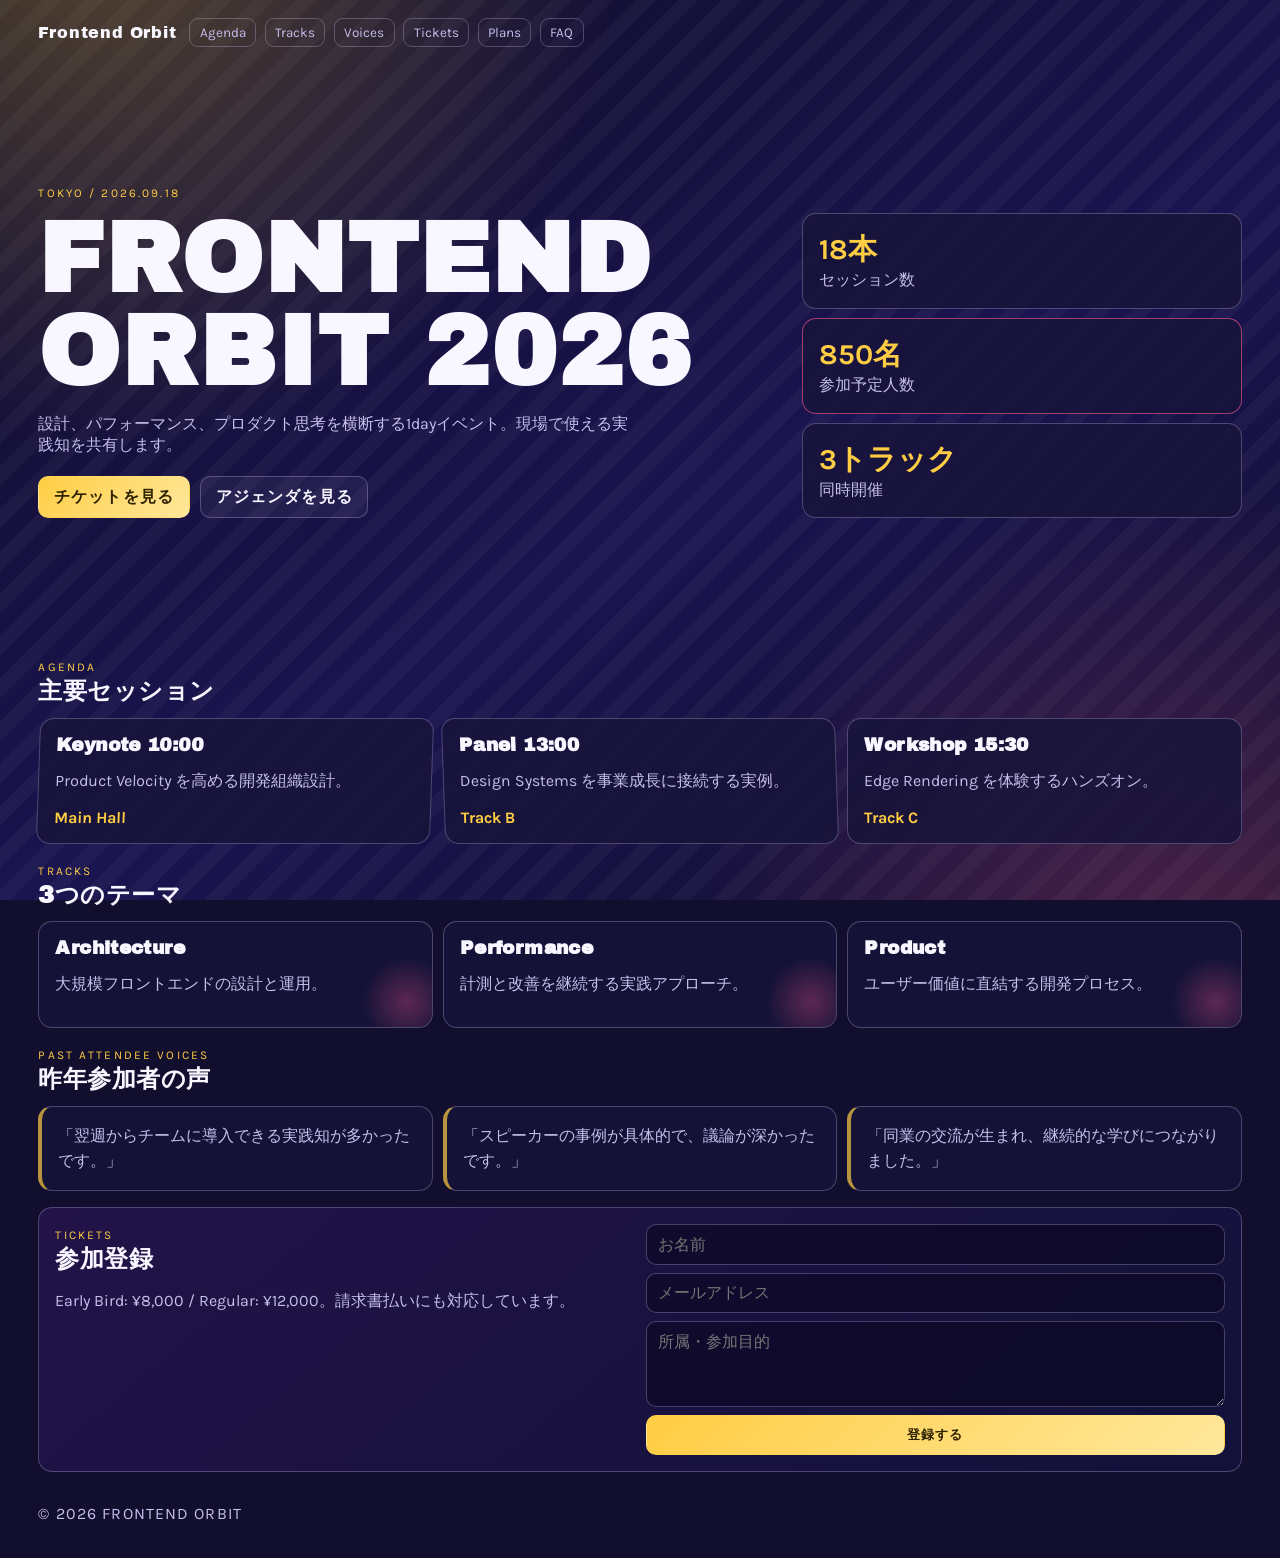
<file: index.html>
<!doctype html>
<html lang="ja">
  <head>
    <meta charset="UTF-8" />
    <meta name="viewport" content="width=device-width, initial-scale=1.0" />
    <title>Frontend Orbit 2026</title>
    <link rel="preconnect" href="https://fonts.googleapis.com" />
    <link rel="preconnect" href="https://fonts.gstatic.com" crossorigin />
    <link href="https://fonts.googleapis.com/css2?family=Archivo+Black&family=Karla:wght@400;500;700&display=swap" rel="stylesheet" />
    <link rel="stylesheet" href="styles.css" />
  </head>
  <body>
    <div class="bg-layer"></div>
    <header class="site-header container">
      <a class="brand" href="#top">Frontend Orbit</a>
      <button class="menu-toggle" aria-expanded="false" aria-label="メニュー">☰</button>
      <nav class="nav-links">
        <a href="#agenda">Agenda</a>
        <a href="#tracks">Tracks</a>
        <a href="#voices">Voices</a>
        <a href="#tickets">Tickets</a>
              <a href="plans.html">Plans</a>
        <a href="faq.html">FAQ</a>
      </nav>
    </header>

    <main id="top" class="container">
      <section class="hero reveal">
        <span class="badge">TOKYO / 2026.09.18</span>
        <div class="hero-grid">
          <div>
            <h1>Frontend Orbit 2026</h1>
            <p class="lead">設計、パフォーマンス、プロダクト思考を横断する1dayイベント。現場で使える実践知を共有します。</p>
            <div class="hero-actions">
              <a class="btn primary" href="#tickets">チケットを見る</a>
              <a class="btn ghost" href="#agenda">アジェンダを見る</a>
            </div>
          </div>
          <aside class="hero-stats">
            <article><strong data-count="18" data-suffix="本">0本</strong><span>セッション数</span></article>
            <article><strong data-count="850" data-suffix="名">0名</strong><span>参加予定人数</span></article>
            <article><strong data-count="3" data-suffix="トラック">0トラック</strong><span>同時開催</span></article>
          </aside>
        </div>
      </section>

      <section class="section reveal" id="agenda">
        <div class="section-head"><span class="eyebrow">AGENDA</span><h2>主要セッション</h2></div>
        <div class="card-grid three">
          <article class="card"><h3>Keynote 10:00</h3><p>Product Velocity を高める開発組織設計。</p><strong>Main Hall</strong></article>
          <article class="card"><h3>Panel 13:00</h3><p>Design Systems を事業成長に接続する実例。</p><strong>Track B</strong></article>
          <article class="card"><h3>Workshop 15:30</h3><p>Edge Rendering を体験するハンズオン。</p><strong>Track C</strong></article>
        </div>
      </section>

      <section class="section reveal" id="tracks">
        <div class="section-head"><span class="eyebrow">TRACKS</span><h2>3つのテーマ</h2></div>
        <div class="process-list">
          <article><h3>Architecture</h3><p>大規模フロントエンドの設計と運用。</p></article>
          <article><h3>Performance</h3><p>計測と改善を継続する実践アプローチ。</p></article>
          <article><h3>Product</h3><p>ユーザー価値に直結する開発プロセス。</p></article>
        </div>
      </section>

      <section class="section reveal" id="voices">
        <div class="section-head"><span class="eyebrow">PAST ATTENDEE VOICES</span><h2>昨年参加者の声</h2></div>
        <div class="review-grid">
          <blockquote>「翌週からチームに導入できる実践知が多かったです。」</blockquote>
          <blockquote>「スピーカーの事例が具体的で、議論が深かったです。」</blockquote>
          <blockquote>「同業の交流が生まれ、継続的な学びにつながりました。」</blockquote>
        </div>
      </section>

      <section class="section reveal" id="tickets">
        <div class="contact-panel">
          <div>
            <span class="eyebrow">TICKETS</span>
            <h2>参加登録</h2>
            <p>Early Bird: ¥8,000 / Regular: ¥12,000。請求書払いにも対応しています。</p>
          </div>
          <form class="contact-form">
            <input type="text" placeholder="お名前" required />
            <input type="email" placeholder="メールアドレス" required />
            <textarea placeholder="所属・参加目的"></textarea>
            <button type="submit" class="btn primary">登録する</button>
          </form>
        </div>
      </section>
    </main>

    <footer class="container">© <span id="year"></span> Frontend Orbit</footer>
    <div class="toast" id="toast">登録ありがとうございます。チケット案内を送信しました。</div>
    <script src="app.js"></script>
  </body>
</html>
</file>
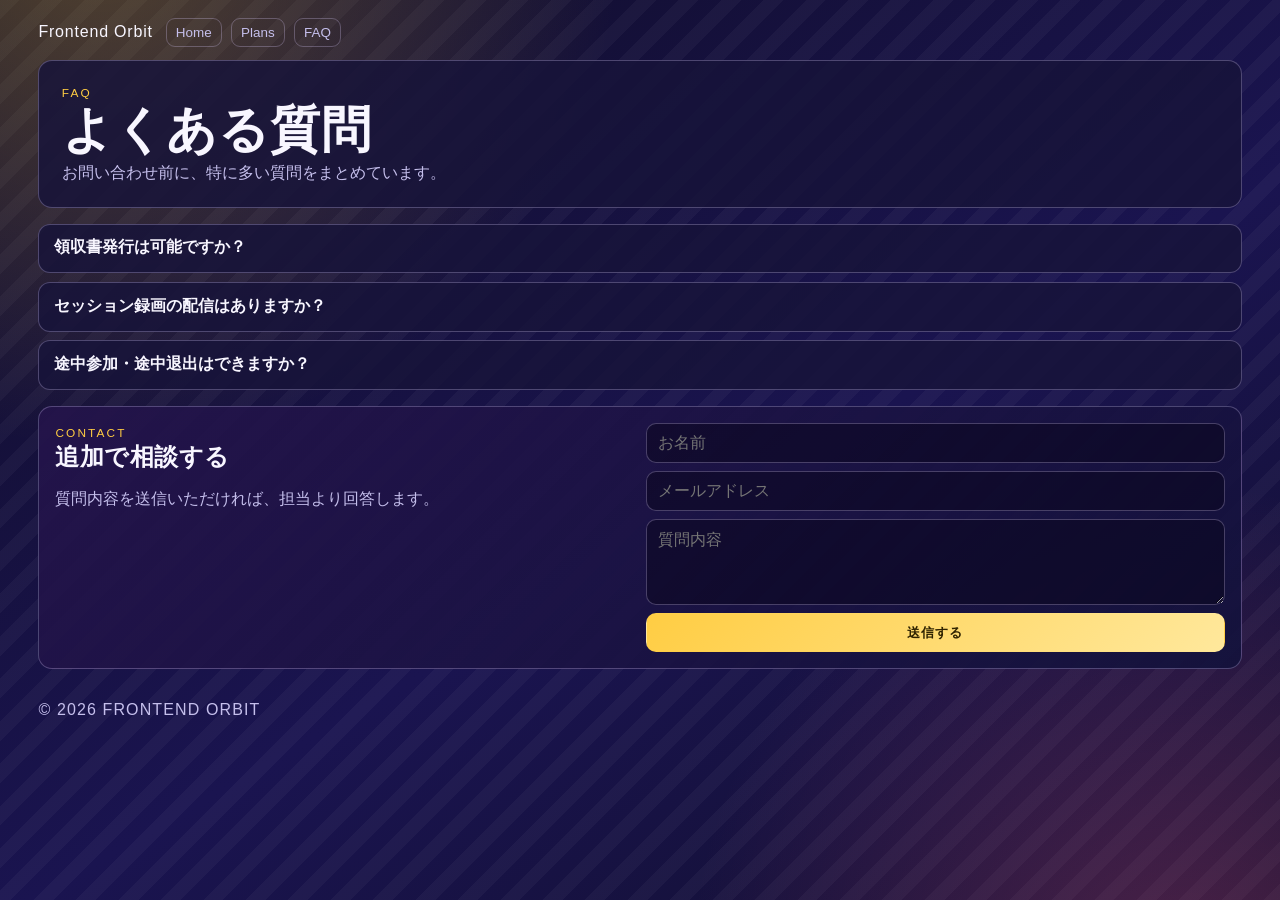
<file: faq.html>
<!doctype html>
<html lang="ja">
  <head>
    <meta charset="UTF-8" />
    <meta name="viewport" content="width=device-width, initial-scale=1.0" />
    <title>Frontend Orbit | FAQ</title>
    <link rel="preconnect" href="https://fonts.googleapis.com" />
    <link rel="preconnect" href="https://fonts.gstatic.com" crossorigin />
    <link rel="stylesheet" href="styles.css" />
  </head>
  <body class="extra-page">
    <div class="bg-layer"></div>
    <header class="site-header container">
      <a class="brand" href="index.html">Frontend Orbit</a>
      <button class="menu-toggle" aria-expanded="false" aria-label="メニュー">☰</button>
      <nav class="nav-links">
        <a href="index.html">Home</a>
        <a href="plans.html">Plans</a>
        <a href="faq.html">FAQ</a>
      </nav>
    </header>

    <main class="container">
      <section class="subhero reveal">
        <span class="eyebrow">FAQ</span>
        <h1>よくある質問</h1>
        <p>お問い合わせ前に、特に多い質問をまとめています。</p>
      </section>

      <section class="section reveal">
        <div class="faq-list">
          <article class="faq-item">
            <button class="faq-question" type="button" aria-expanded="false">領収書発行は可能ですか？</button>
            <div class="faq-answer">可能です。申し込み時に宛名を指定できます。</div>
          </article>
          <article class="faq-item">
            <button class="faq-question" type="button" aria-expanded="false">セッション録画の配信はありますか？</button>
            <div class="faq-answer">一部セッションをアーカイブ配信予定です。</div>
          </article>
          <article class="faq-item">
            <button class="faq-question" type="button" aria-expanded="false">途中参加・途中退出はできますか？</button>
            <div class="faq-answer">可能です。再入場時はパス提示をお願いします。</div>
          </article>
        </div>
      </section>

      <section class="section reveal">
        <div class="contact-panel">
          <div>
            <span class="eyebrow">CONTACT</span>
            <h2>追加で相談する</h2>
            <p>質問内容を送信いただければ、担当より回答します。</p>
          </div>
          <form class="contact-form">
            <input type="text" placeholder="お名前" required />
            <input type="email" placeholder="メールアドレス" required />
            <textarea placeholder="質問内容"></textarea>
            <button type="submit" class="btn primary">送信する</button>
          </form>
        </div>
      </section>
    </main>

    <footer class="container">© <span id="year"></span> Frontend Orbit</footer>
    <div class="toast" id="toast">お問い合わせありがとうございます。順次返信します。</div>
    <script src="app.js"></script>
  </body>
</html>
</file>
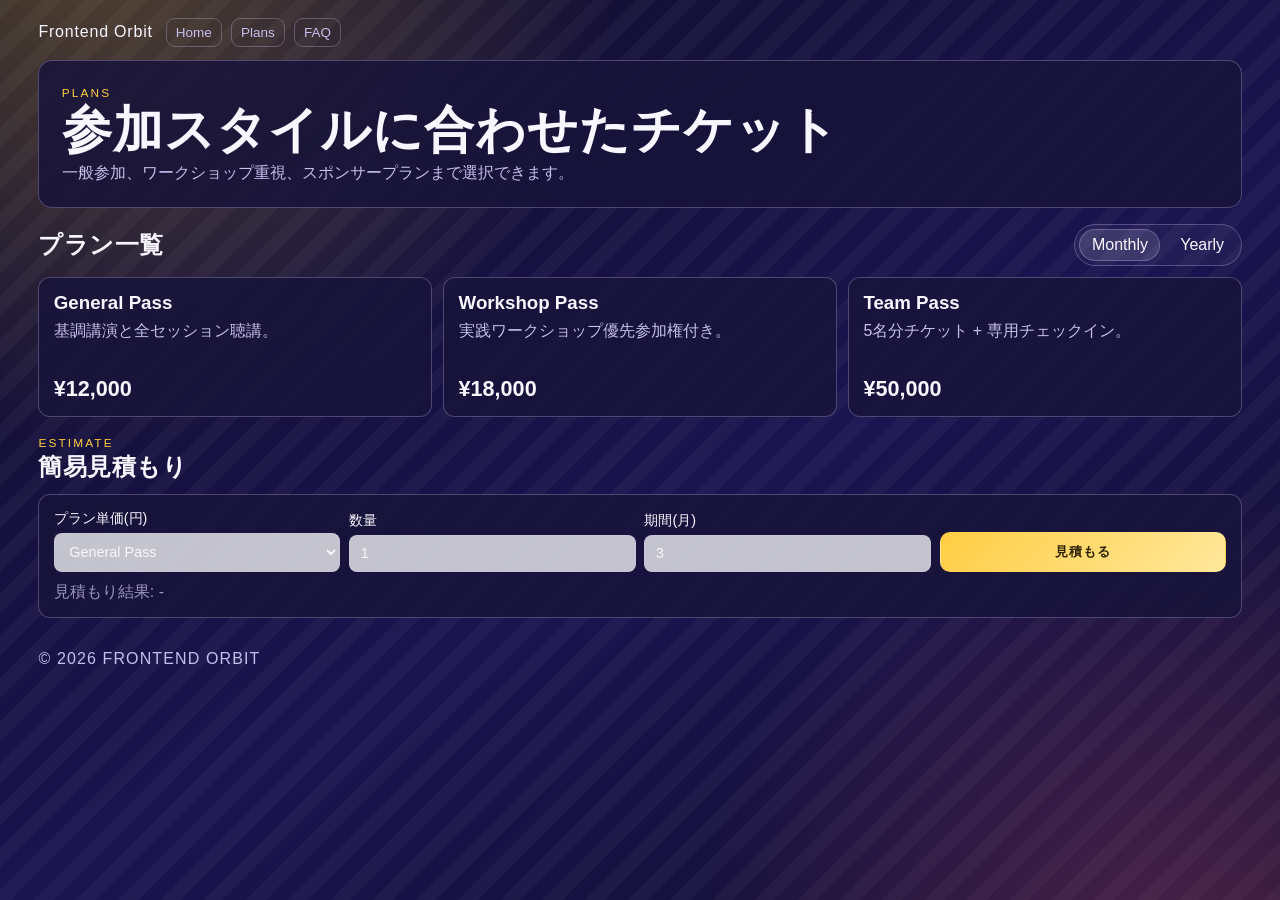
<file: plans.html>
<!doctype html>
<html lang="ja">
  <head>
    <meta charset="UTF-8" />
    <meta name="viewport" content="width=device-width, initial-scale=1.0" />
    <title>Frontend Orbit | Plans</title>
    <link rel="preconnect" href="https://fonts.googleapis.com" />
    <link rel="preconnect" href="https://fonts.gstatic.com" crossorigin />
    <link rel="stylesheet" href="styles.css" />
  </head>
  <body class="extra-page">
    <div class="bg-layer"></div>
    <header class="site-header container">
      <a class="brand" href="index.html">Frontend Orbit</a>
      <button class="menu-toggle" aria-expanded="false" aria-label="メニュー">☰</button>
      <nav class="nav-links">
        <a href="index.html">Home</a>
        <a href="plans.html">Plans</a>
        <a href="faq.html">FAQ</a>
      </nav>
    </header>

    <main class="container">
      <section class="subhero reveal">
        <span class="eyebrow">PLANS</span>
        <h1>参加スタイルに合わせたチケット</h1>
        <p>一般参加、ワークショップ重視、スポンサープランまで選択できます。</p>
      </section>

      <section class="section reveal" data-pricing>
        <div class="pricing-head">
          <h2>プラン一覧</h2>
          <div class="pricing-mode">
            <button class="mode-btn active" type="button" data-mode="monthly">Monthly</button>
            <button class="mode-btn" type="button" data-mode="yearly">Yearly</button>
          </div>
        </div>

        <div class="pricing-cards">
          <article class="price-card">
            <h3>General Pass</h3>
            <p>基調講演と全セッション聴講。</p>
            <strong>¥<span data-price data-monthly="12000" data-yearly="12000">12000</span></strong>
          </article>
          <article class="price-card">
            <h3>Workshop Pass</h3>
            <p>実践ワークショップ優先参加権付き。</p>
            <strong>¥<span data-price data-monthly="18000" data-yearly="18000">18000</span></strong>
          </article>
          <article class="price-card">
            <h3>Team Pass</h3>
            <p>5名分チケット + 専用チェックイン。</p>
            <strong>¥<span data-price data-monthly="50000" data-yearly="50000">50000</span></strong>
          </article>
        </div>
      </section>

      <section class="section reveal">
        <div class="section-head">
          <span class="eyebrow">ESTIMATE</span>
          <h2>簡易見積もり</h2>
        </div>
        <div class="calc-box">
          <form class="calc-form">
            <label>
              プラン単価(円)
              <select name="unit_price">
                <option value="12000">General Pass</option>
                <option value="18000">Workshop Pass</option>
                <option value="50000">Team Pass</option>
              </select>
            </label>
            <label>
              数量
              <input type="number" name="quantity" min="1" value="1" />
            </label>
            <label>
              期間(月)
              <input type="number" name="months" min="1" value="3" />
            </label>
            <button type="submit" class="btn primary">見積もる</button>
          </form>
          <p class="calc-result" aria-live="polite">見積もり結果: -</p>
        </div>
      </section>
    </main>

    <footer class="container">© <span id="year"></span> Frontend Orbit</footer>
    <div class="toast" id="toast">更新内容を反映しました。</div>
    <script src="app.js"></script>
  </body>
</html>
</file>
<file: styles.css>
:root {
  --bg: #120f2e;
  --panel: rgba(23, 20, 58, 0.84);
  --text: #f8f6ff;
  --muted: #c5bfec;
  --line: rgba(218, 206, 255, 0.28);
  --accent: #ffcd43;
  --accent-2: #ff5c93;
}

* { box-sizing: border-box; }

body {
  margin: 0;
  color: var(--text);
  font-family: "Karla", sans-serif;
  background: #120f2e;
}

.bg-layer {
  position: fixed;
  inset: 0;
  z-index: -1;
  background:
    radial-gradient(circle at 8% -8%, rgba(255, 205, 67, 0.28), transparent 34%),
    radial-gradient(circle at 92% 108%, rgba(255, 92, 147, 0.24), transparent 32%),
    repeating-linear-gradient(135deg, rgba(255, 255, 255, 0.035) 0 14px, transparent 14px 30px),
    linear-gradient(150deg, #100d27, #1a1450 56%, #120f2e);
}

.container {
  width: min(1220px, 94vw);
  margin: 0 auto;
}

.site-header {
  padding: 1.1rem 0 0.6rem;
  display: grid;
  grid-template-columns: auto auto 1fr;
  gap: 0.8rem;
  align-items: center;
}

.brand {
  color: var(--text);
  text-decoration: none;
  font-family: "Archivo Black", sans-serif;
  letter-spacing: 0.05em;
}

.menu-toggle { display: none; }

.nav-links {
  justify-self: end;
  display: flex;
  gap: 0.55rem;
}

.nav-links a {
  text-decoration: none;
  color: var(--muted);
  border: 1px solid var(--line);
  padding: 0.38rem 0.58rem;
  border-radius: 9px;
  font-size: 0.84rem;
}

.hero {
  margin-top: 0.5rem;
  min-height: 64vh;
  display: grid;
  align-content: center;
}

.badge,
.eyebrow {
  display: inline-block;
  color: var(--accent);
  letter-spacing: 0.18em;
  font-size: 0.74rem;
  text-transform: uppercase;
}

.hero-grid {
  margin-top: 0.8rem;
  display: grid;
  grid-template-columns: 1.45fr 0.85fr;
  gap: 0.9rem;
}

h1,
h2,
h3 { margin: 0; }

h1,
h2,
.card h3,
.process-list h3 {
  font-family: "Archivo Black", sans-serif;
  letter-spacing: 0.02em;
}

h1 {
  font-size: clamp(2.4rem, 8vw, 6.1rem);
  line-height: 0.95;
  text-transform: uppercase;
}

.lead {
  margin: 1rem 0 1.2rem;
  color: var(--muted);
  max-width: 60ch;
}

.hero-actions {
  display: flex;
  gap: 0.65rem;
  flex-wrap: wrap;
}

.btn {
  text-decoration: none;
  border: 1px solid var(--line);
  border-radius: 10px;
  padding: 0.62rem 0.92rem;
  font-weight: 700;
  text-transform: uppercase;
  letter-spacing: 0.07em;
}

.btn.primary {
  background: linear-gradient(135deg, var(--accent), #ffe89c);
  color: #2e2200;
  border-color: transparent;
}

.btn.ghost {
  color: var(--text);
  background: rgba(255, 255, 255, 0.05);
}

.hero-stats {
  display: grid;
  gap: 0.55rem;
}

.hero-stats article,
.card,
.process-list article,
.review-grid blockquote,
.contact-panel {
  border: 1px solid var(--line);
  background: var(--panel);
  border-radius: 14px;
  padding: 1rem;
}

.hero-stats article:nth-child(2) {
  border-color: rgba(255, 92, 147, 0.6);
}

.hero-stats strong {
  display: block;
  font-size: 1.8rem;
  color: var(--accent);
}

.hero-stats span,
.card p,
.process-list p,
.review-grid blockquote,
.contact-panel p { color: var(--muted); }

.section { margin-top: 1rem; }
.section-head { margin-bottom: 0.65rem; }

.card-grid,
.process-list,
.review-grid { display: grid; gap: 0.65rem; }
.card-grid.three,
.process-list,
.review-grid { grid-template-columns: repeat(3, minmax(0, 1fr)); }

.card:nth-child(1) { transform: skewX(-2deg); }
.card:nth-child(2) { transform: skewX(2deg); }

.card strong { color: var(--accent); }

.process-list article {
  position: relative;
  overflow: hidden;
}

.process-list article::after {
  content: "";
  position: absolute;
  inset: auto -20px -20px auto;
  width: 90px;
  height: 90px;
  background: radial-gradient(circle, rgba(255, 92, 147, 0.3), transparent 70%);
}

.review-grid blockquote {
  margin: 0;
  border-left: 4px solid rgba(255, 205, 67, 0.7);
  line-height: 1.6;
}

.contact-panel {
  display: grid;
  grid-template-columns: 1fr 1fr;
  gap: 0.7rem;
  background: linear-gradient(140deg, rgba(36, 20, 75, 0.9), rgba(19, 18, 60, 0.9));
}

.contact-form { display: grid; gap: 0.5rem; }

.contact-form input,
.contact-form textarea {
  width: 100%;
  border: 1px solid var(--line);
  border-radius: 10px;
  background: rgba(8, 5, 26, 0.5);
  color: var(--text);
  padding: 0.62rem 0.72rem;
  font: inherit;
}

.contact-form textarea { min-height: 86px; resize: vertical; }

footer {
  padding: 2rem 0 2.2rem;
  color: var(--muted);
  text-transform: uppercase;
  letter-spacing: 0.07em;
}

.toast {
  position: fixed;
  right: 16px;
  bottom: 16px;
  background: #2f1f59;
  color: var(--text);
  border: 1px solid rgba(255, 205, 67, 0.45);
  border-radius: 10px;
  padding: 0.64rem 0.88rem;
  opacity: 0;
  transform: translateY(10px);
  pointer-events: none;
  transition: 220ms ease;
}

.toast.show { opacity: 1; transform: translateY(0); }

.reveal { opacity: 0; transform: translateY(18px); transition: 440ms ease; }
.reveal.in { opacity: 1; transform: translateY(0); }

@media (max-width: 860px) {
  .menu-toggle {
    display: inline-block;
    border: 1px solid var(--line);
    background: transparent;
    color: var(--text);
    border-radius: 8px;
    padding: 0.35rem 0.6rem;
  }

  .nav-links {
    display: none;
    position: absolute;
    right: 4vw;
    top: 58px;
    flex-direction: column;
    background: #1b1a49;
    border: 1px solid var(--line);
    border-radius: 12px;
    padding: 0.7rem;
  }

  .nav-links.open { display: flex; }

  .hero-grid,
  .card-grid.three,
  .process-list,
  .review-grid,
  .contact-panel { grid-template-columns: 1fr; }

  .card,
  .card:nth-child(2) { transform: none; }
}

/* EXTRA PAGES */
.extra-page .site-header {
  margin-bottom: 0.2rem;
}

.subhero {
  padding: 1.4rem;
  border: 1px solid var(--line);
  border-radius: 14px;
  background: var(--panel, var(--paper, rgba(255, 255, 255, 0.08)));
}

.subhero h1 {
  margin: 0.35rem 0 0.6rem;
  font-size: clamp(1.8rem, 5vw, 3.1rem);
}

.subhero p {
  margin: 0;
  color: var(--muted);
  max-width: 64ch;
}

.pricing-head {
  display: flex;
  justify-content: space-between;
  align-items: center;
  gap: 0.8rem;
  margin-bottom: 0.65rem;
}

.pricing-mode {
  display: inline-flex;
  gap: 0.45rem;
  padding: 0.25rem;
  border: 1px solid var(--line);
  border-radius: 999px;
  background: rgba(255, 255, 255, 0.04);
}

.mode-btn {
  border: 1px solid transparent;
  border-radius: 999px;
  padding: 0.4rem 0.72rem;
  background: transparent;
  color: inherit;
  font: inherit;
  cursor: pointer;
}

.mode-btn.active {
  border-color: var(--line);
  background: rgba(255, 255, 255, 0.12);
}

.pricing-cards {
  display: grid;
  grid-template-columns: repeat(3, minmax(0, 1fr));
  gap: 0.7rem;
}

.price-card {
  border: 1px solid var(--line);
  border-radius: 12px;
  padding: 0.9rem;
  background: var(--panel, var(--paper, rgba(255, 255, 255, 0.08)));
}

.price-card h3 {
  margin: 0 0 0.4rem;
}

.price-card p {
  margin: 0;
  color: var(--muted);
  min-height: 2.8em;
}

.price-card strong {
  display: inline-block;
  margin-top: 0.65rem;
  font-size: 1.35rem;
}

.calc-box {
  border: 1px solid var(--line);
  border-radius: 12px;
  padding: 0.9rem;
  background: var(--panel, var(--paper, rgba(255, 255, 255, 0.08)));
}

.calc-form {
  display: grid;
  grid-template-columns: repeat(4, minmax(0, 1fr));
  gap: 0.55rem;
  align-items: end;
}

.calc-form label {
  display: grid;
  gap: 0.32rem;
  font-size: 0.9rem;
}

.calc-form select,
.calc-form input {
  width: 100%;
  border: 1px solid var(--line);
  border-radius: 8px;
  padding: 0.58rem 0.66rem;
  background: rgba(255, 255, 255, 0.75);
  color: inherit;
  font: inherit;
}

.calc-result {
  margin: 0.65rem 0 0;
  color: var(--muted);
  opacity: 0.75;
}

.calc-result.show {
  opacity: 1;
}

.faq-list {
  display: grid;
  gap: 0.55rem;
}

.faq-item {
  border: 1px solid var(--line);
  border-radius: 12px;
  overflow: hidden;
  background: var(--panel, var(--paper, rgba(255, 255, 255, 0.08)));
}

.faq-question {
  width: 100%;
  text-align: left;
  background: transparent;
  border: 0;
  border-bottom: 1px solid transparent;
  color: inherit;
  font: inherit;
  font-weight: 700;
  padding: 0.8rem 0.9rem;
  cursor: pointer;
}

.faq-item.open .faq-question {
  border-bottom-color: var(--line);
}

.faq-answer {
  display: none;
  padding: 0.72rem 0.9rem;
  color: var(--muted);
}

.faq-item.open .faq-answer {
  display: block;
}

@media (max-width: 860px) {
  .pricing-head {
    flex-direction: column;
    align-items: flex-start;
  }

  .pricing-cards {
    grid-template-columns: 1fr;
  }

  .calc-form {
    grid-template-columns: 1fr;
  }
}
</file>
